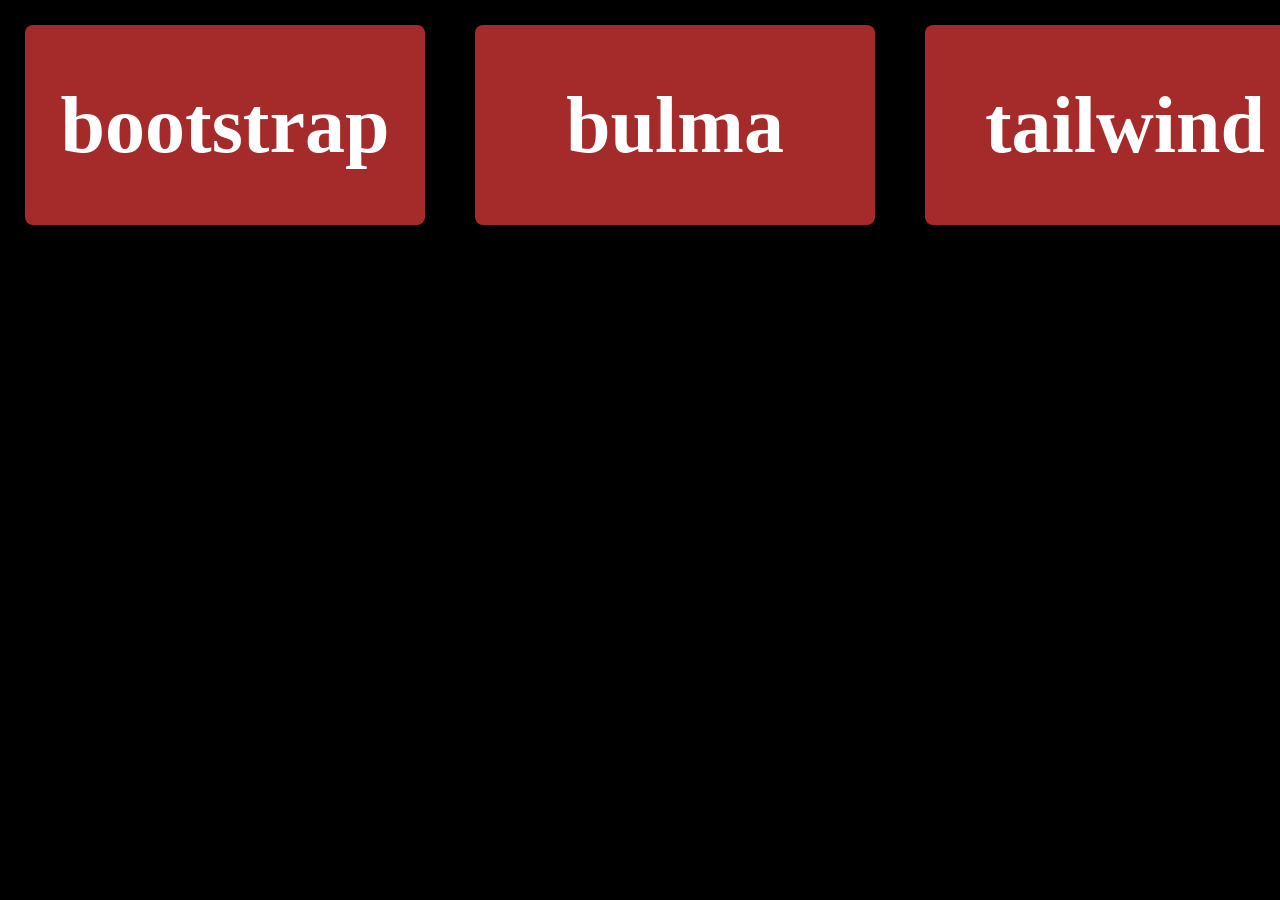
<file: index.html>
<!DOCTYPE html>
<html lang="en">
<head>
    <meta charset="UTF-8">
    <meta name="viewport" content="width=ua, initial-scale=1.0">
    <title>Document</title>
    <link rel="stylesheet" href="./reset.css">
    <link rel="stylesheet" href="./style.css">
</head>
<body>
<ul class="main_ul">
    <li class="main_li"><a href="./bootstrap.html" class="main_btn">bootstrap</a></li>
    <li class="main_li"><a href="./bulma.html" class="main_btn">bulma</a></li>
    <li class="main_li"><a href="./tailwind.html" class="main_btn">tailwind</a></li>
</ul>
</body>
</html>
</file>
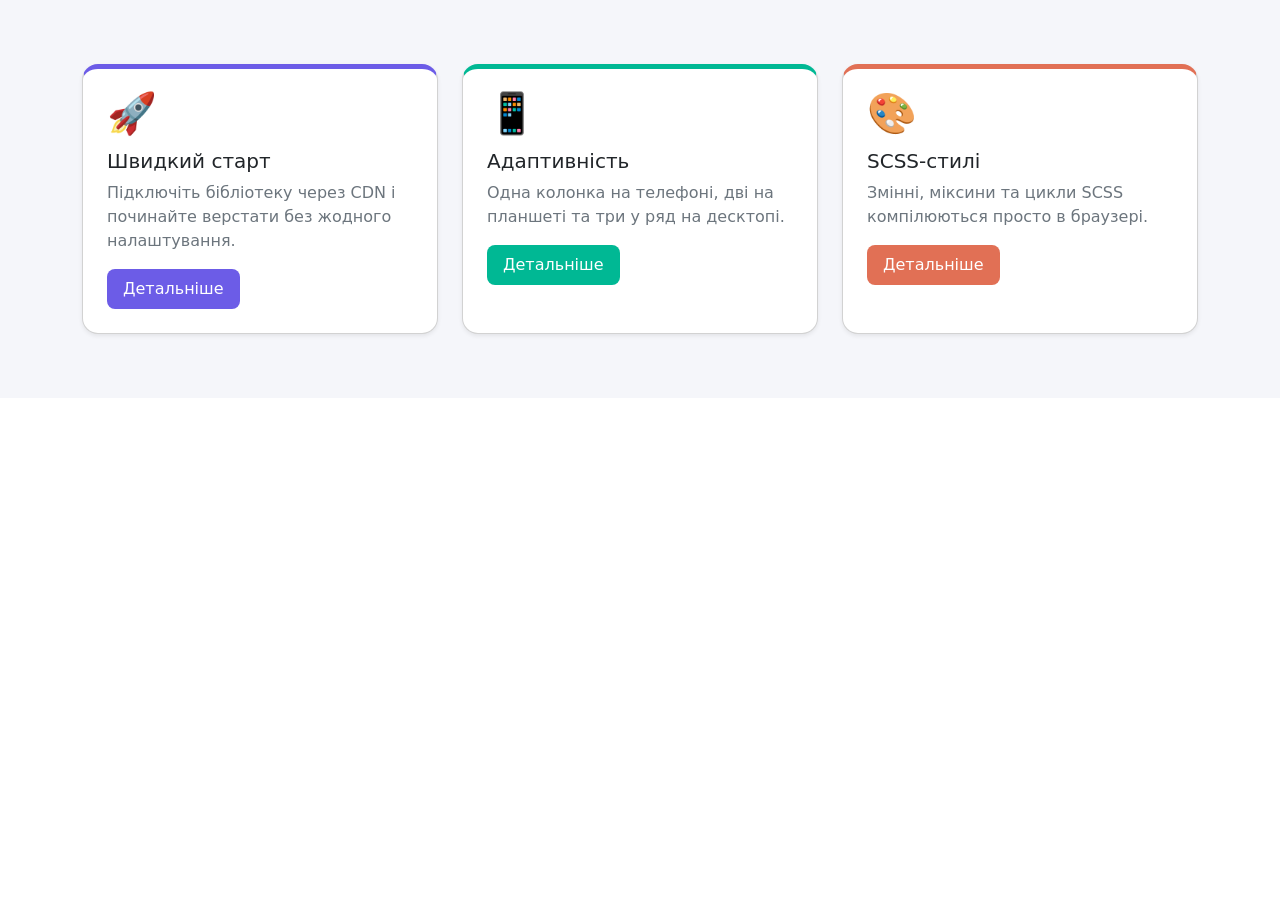
<file: bootstrap.html>
<!DOCTYPE html>
<html lang="uk">
<head>
  <meta charset="UTF-8">
  <meta name="viewport" content="width=device-width, initial-scale=1">
  <title>Три картки — Bootstrap</title>
  <link href="https://cdn.jsdelivr.net/npm/bootstrap@5.3.3/dist/css/bootstrap.min.css" rel="stylesheet">
<link rel="stylesheet" href="./cards.css">
</head>
<body>
  <section class="cards-section">
    <div class="container">
      <div class="row row-cols-1 row-cols-md-2 row-cols-lg-3 g-4">
        <div class="col">
          <div class="card feature-card feature-card--one shadow-sm">
            <div class="card-body p-4">
              <div class="feature-card__icon">🚀</div>
              <h5 class="card-title">Швидкий старт</h5>
              <p class="card-text text-secondary">Підключіть бібліотеку через CDN і починайте верстати без жодного налаштування.</p>
              <a href="#" class="feature-card__btn">Детальніше</a>
            </div>
          </div>
        </div>
        <div class="col">
          <div class="card feature-card feature-card--two shadow-sm">
            <div class="card-body p-4">
              <div class="feature-card__icon">📱</div>
              <h5 class="card-title">Адаптивність</h5>
              <p class="card-text text-secondary">Одна колонка на телефоні, дві на планшеті та три у ряд на десктопі.</p>
              <a href="#" class="feature-card__btn">Детальніше</a>
            </div>
          </div>
        </div>
        <div class="col">
          <div class="card feature-card feature-card--three shadow-sm">
            <div class="card-body p-4">
              <div class="feature-card__icon">🎨</div>
              <h5 class="card-title">SCSS-стилі</h5>
              <p class="card-text text-secondary">Змінні, міксини та цикли SCSS компілюються просто в браузері.</p>
              <a href="#" class="feature-card__btn">Детальніше</a>
            </div>
          </div>
        </div>
      </div>
    </div>
  </section>
</body>
</html>
</file>
<file: style.css>
.main_btn {
    width: 400px;
    height: 200px;
  border: 0;
  border-radius: 0.5rem;
  background: #6c5ce7;
  color: #fff;
  text-decoration: none;
  cursor: pointer;
  transition: filter 0.2s ease, transform 0.2s ease;
  margin: 25px;
  font-size: 80px;
  font-weight: 700;
  display: inline-flex;
align-items: center;
justify-content: center;

}
.main_btn:first-child{
    background-color: aqua;
}
.main_btn:last-child{
    background-color:brown;
}
.main_btn:hover {
  filter: brightness(1.1);
  color: #fff;
  transform: translateY(-1px);

}

.main_ul{
    display: flex;
    justify-content: space-between;
}

body{
    background-color: black;
}
</file>
<file: cards.css>
.cards-section {
  padding: 4rem 0;
  background: #f5f6fa;
}

.feature-card {
  height: 100%;
  overflow: hidden;
  border-radius: 1rem;
  transition:
    transform 0.25s ease,
    box-shadow 0.25s ease;
}

.feature-card:hover {
  transform: translateY(-6px);
  box-shadow: 0 1rem 2rem rgba(0, 0, 0, 0.15);
}

.feature-card__icon {
  margin-bottom: 1rem;
  font-size: 2.5rem;
  line-height: 1;
}

.feature-card__btn {
  display: inline-block;
  padding: 0.5rem 1rem;
  border-radius: 0.5rem;
  color: #fff;
  text-decoration: none;
  display: inline-block;
  padding: 0.5rem 1rem;
  border-radius: 0.5rem;
  color: #fff;
  text-decoration: none;
}

.feature-card__btn:hover {
  filter: brightness(1.1);
  color: #fff;
}

.feature-card--one {
  border-top: 5px solid #6c5ce7;
}
.feature-card--two {
  border-top: 5px solid #00b894;
}
.feature-card--three {
  border-top: 5px solid #e17055;
}

.feature-card--one .feature-card__btn {
  background: #6c5ce7;
}
.feature-card--two .feature-card__btn {
  background: #00b894;
}
.feature-card--three .feature-card__btn {
  background: #e17055;
}
</file>
